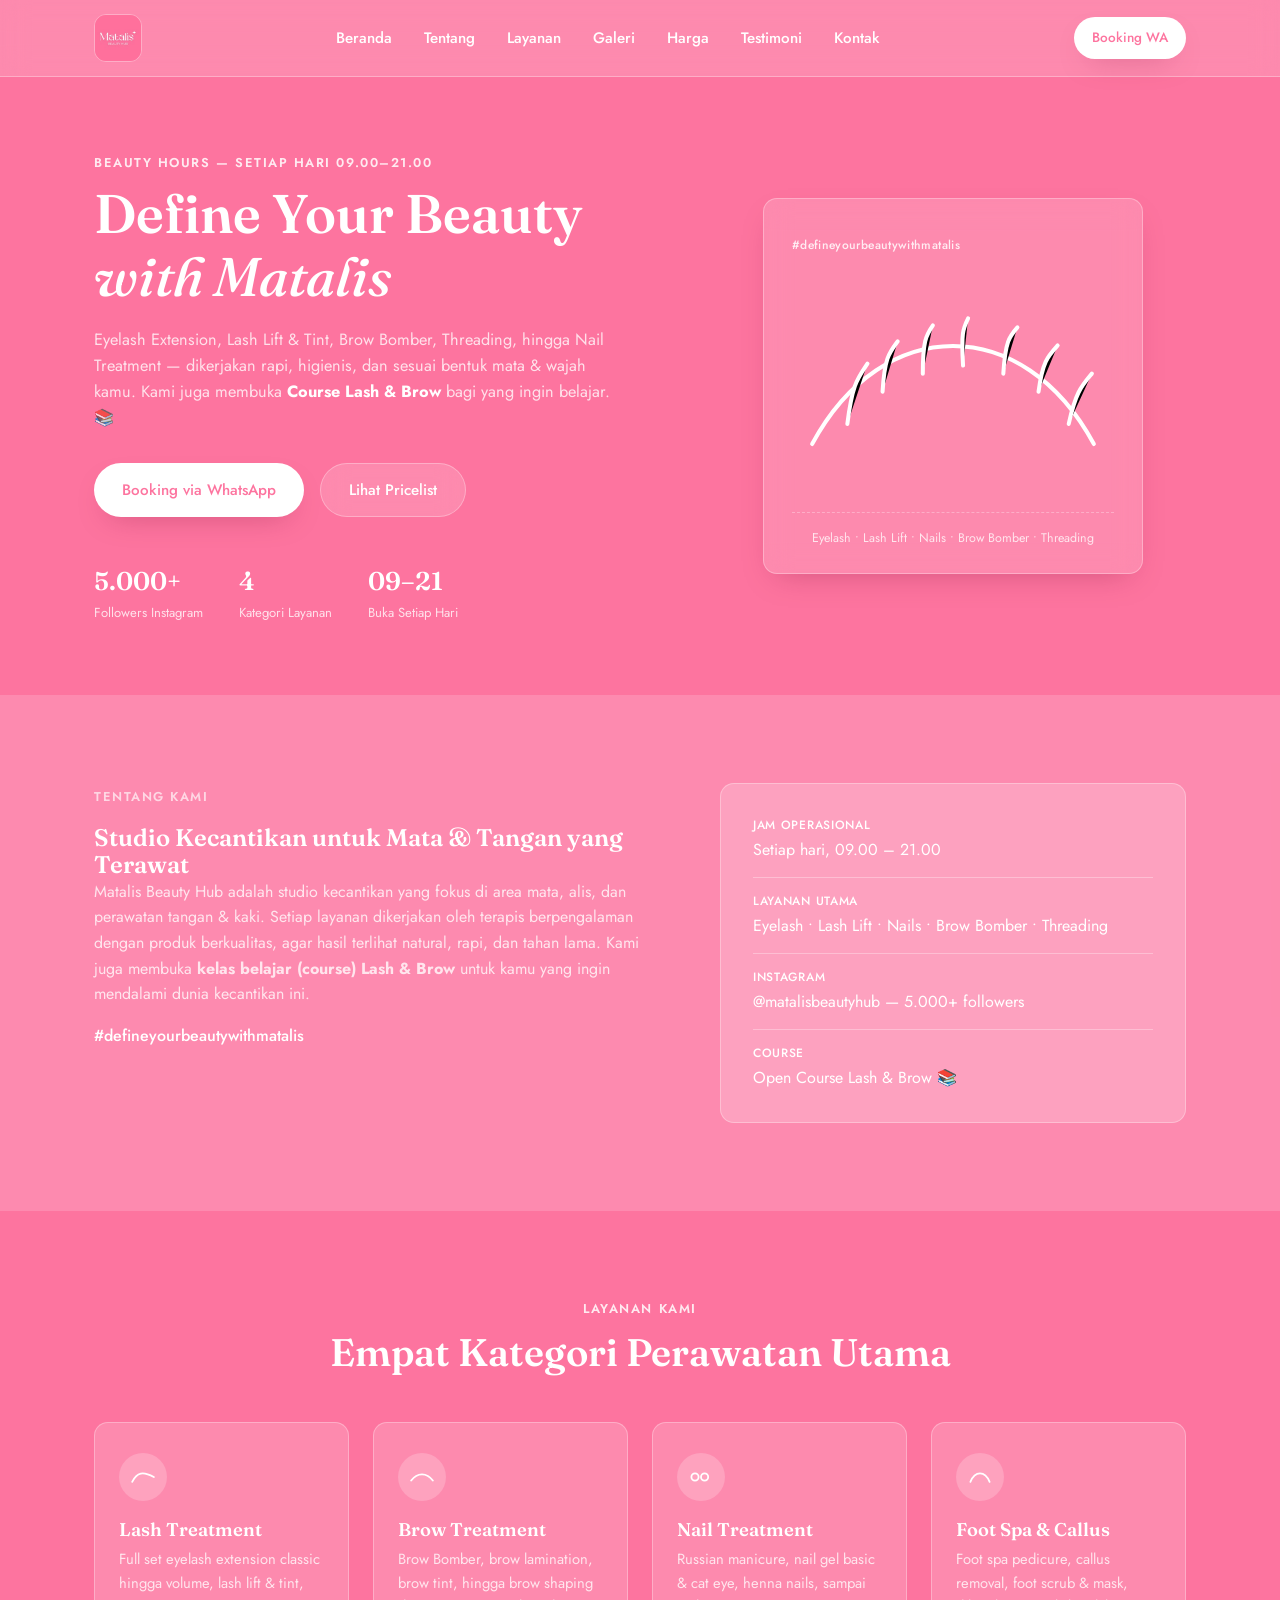
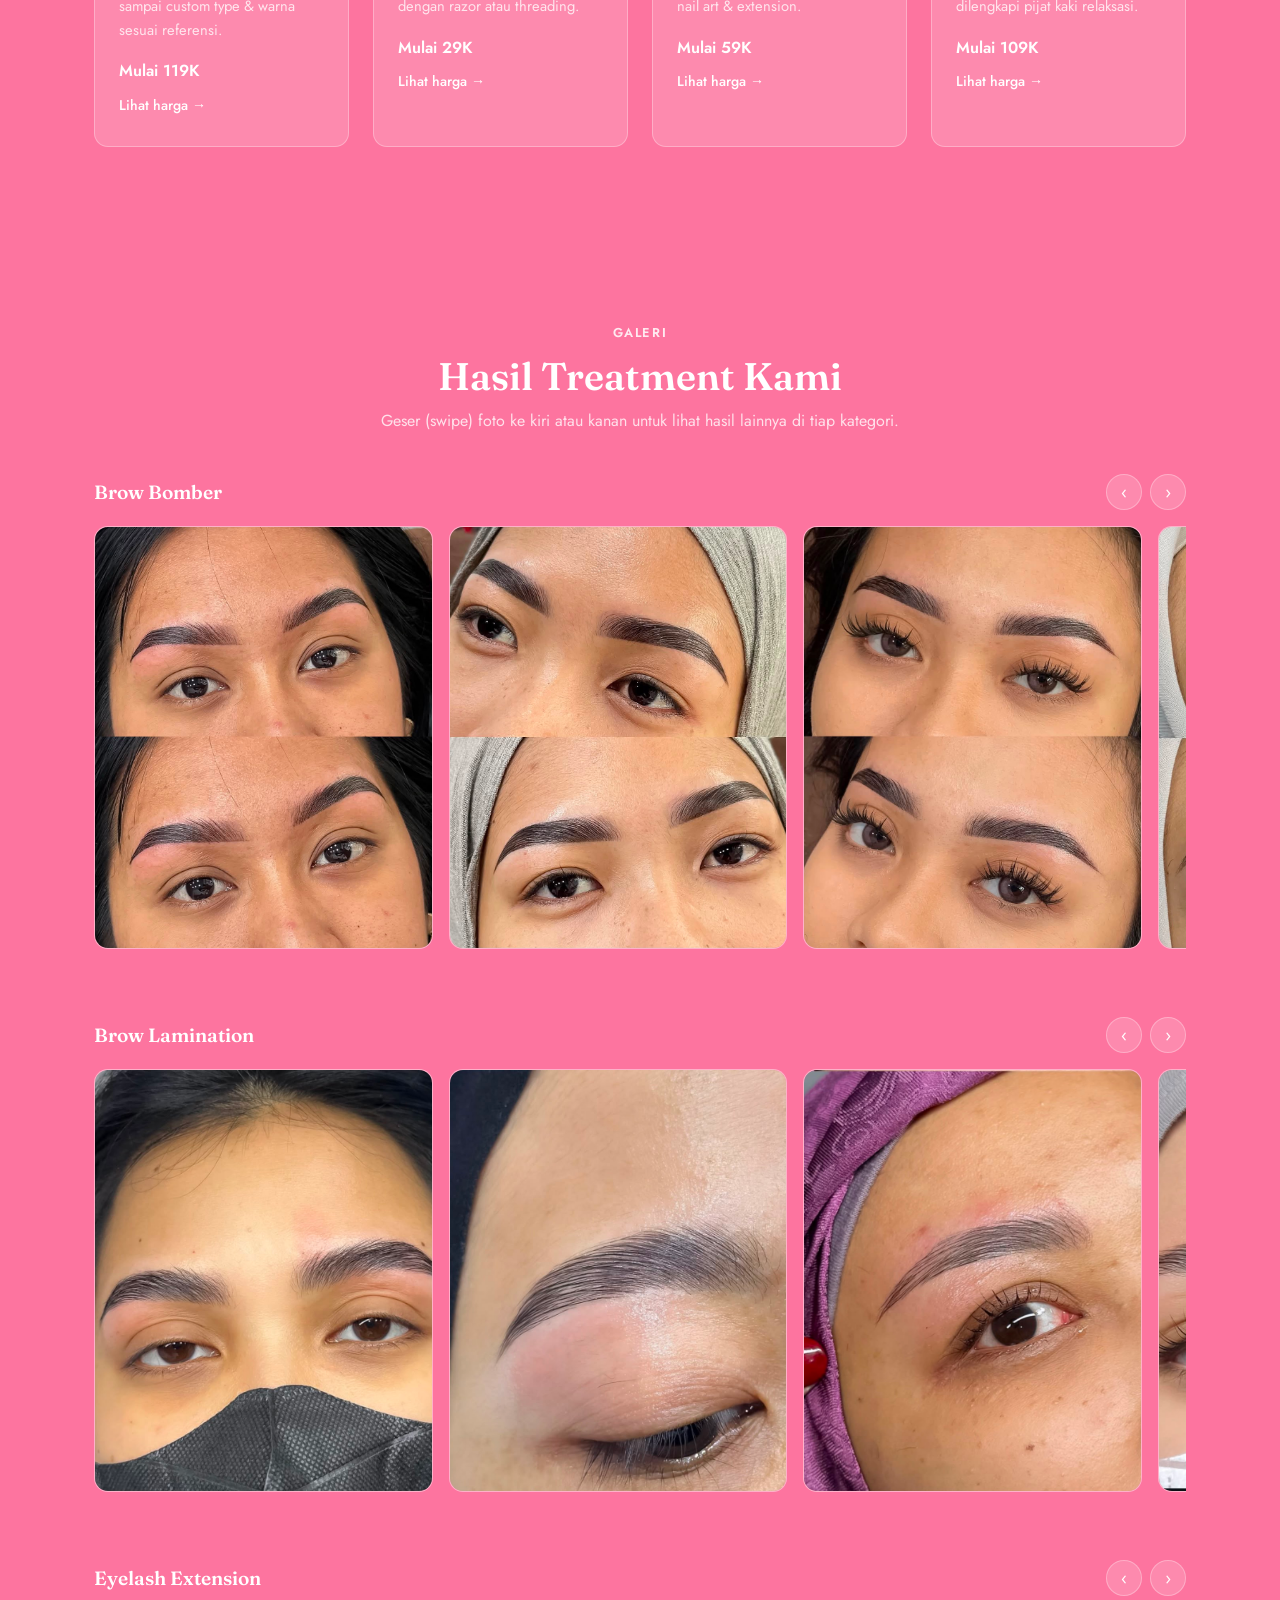
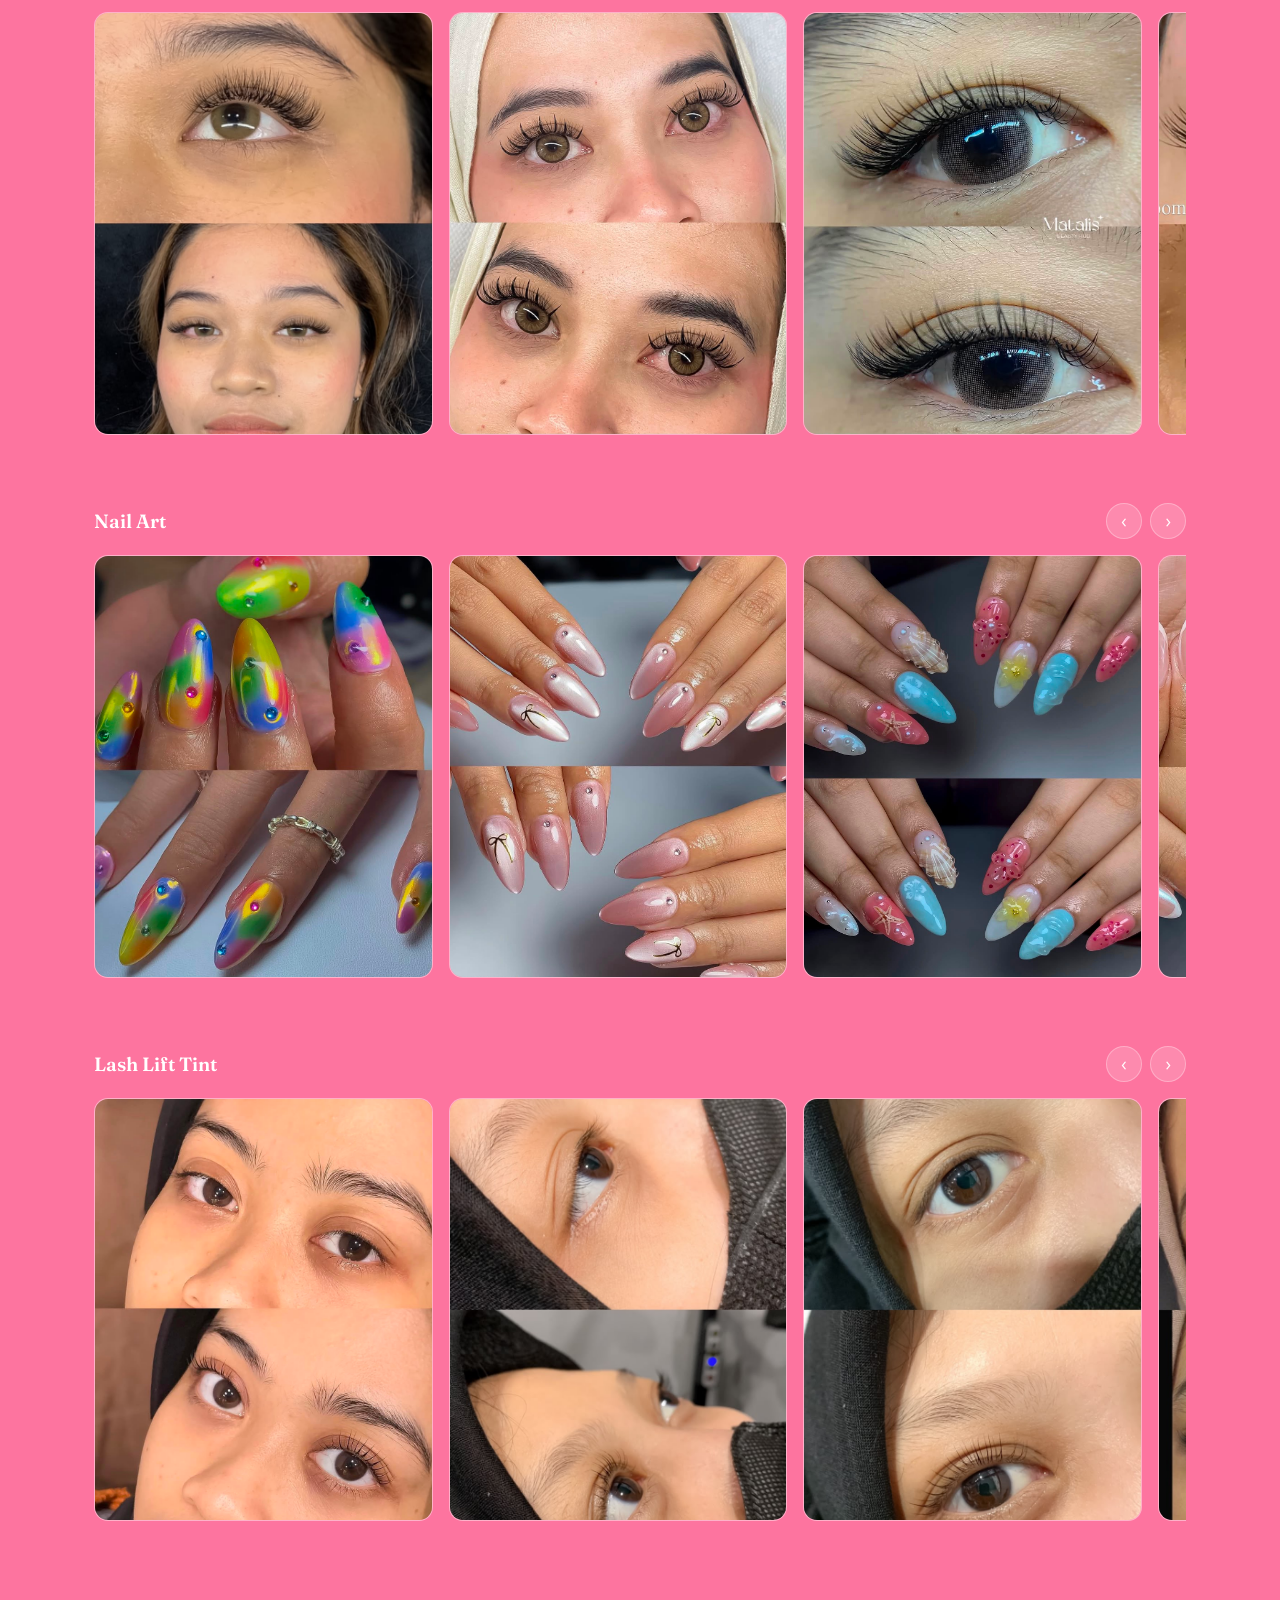
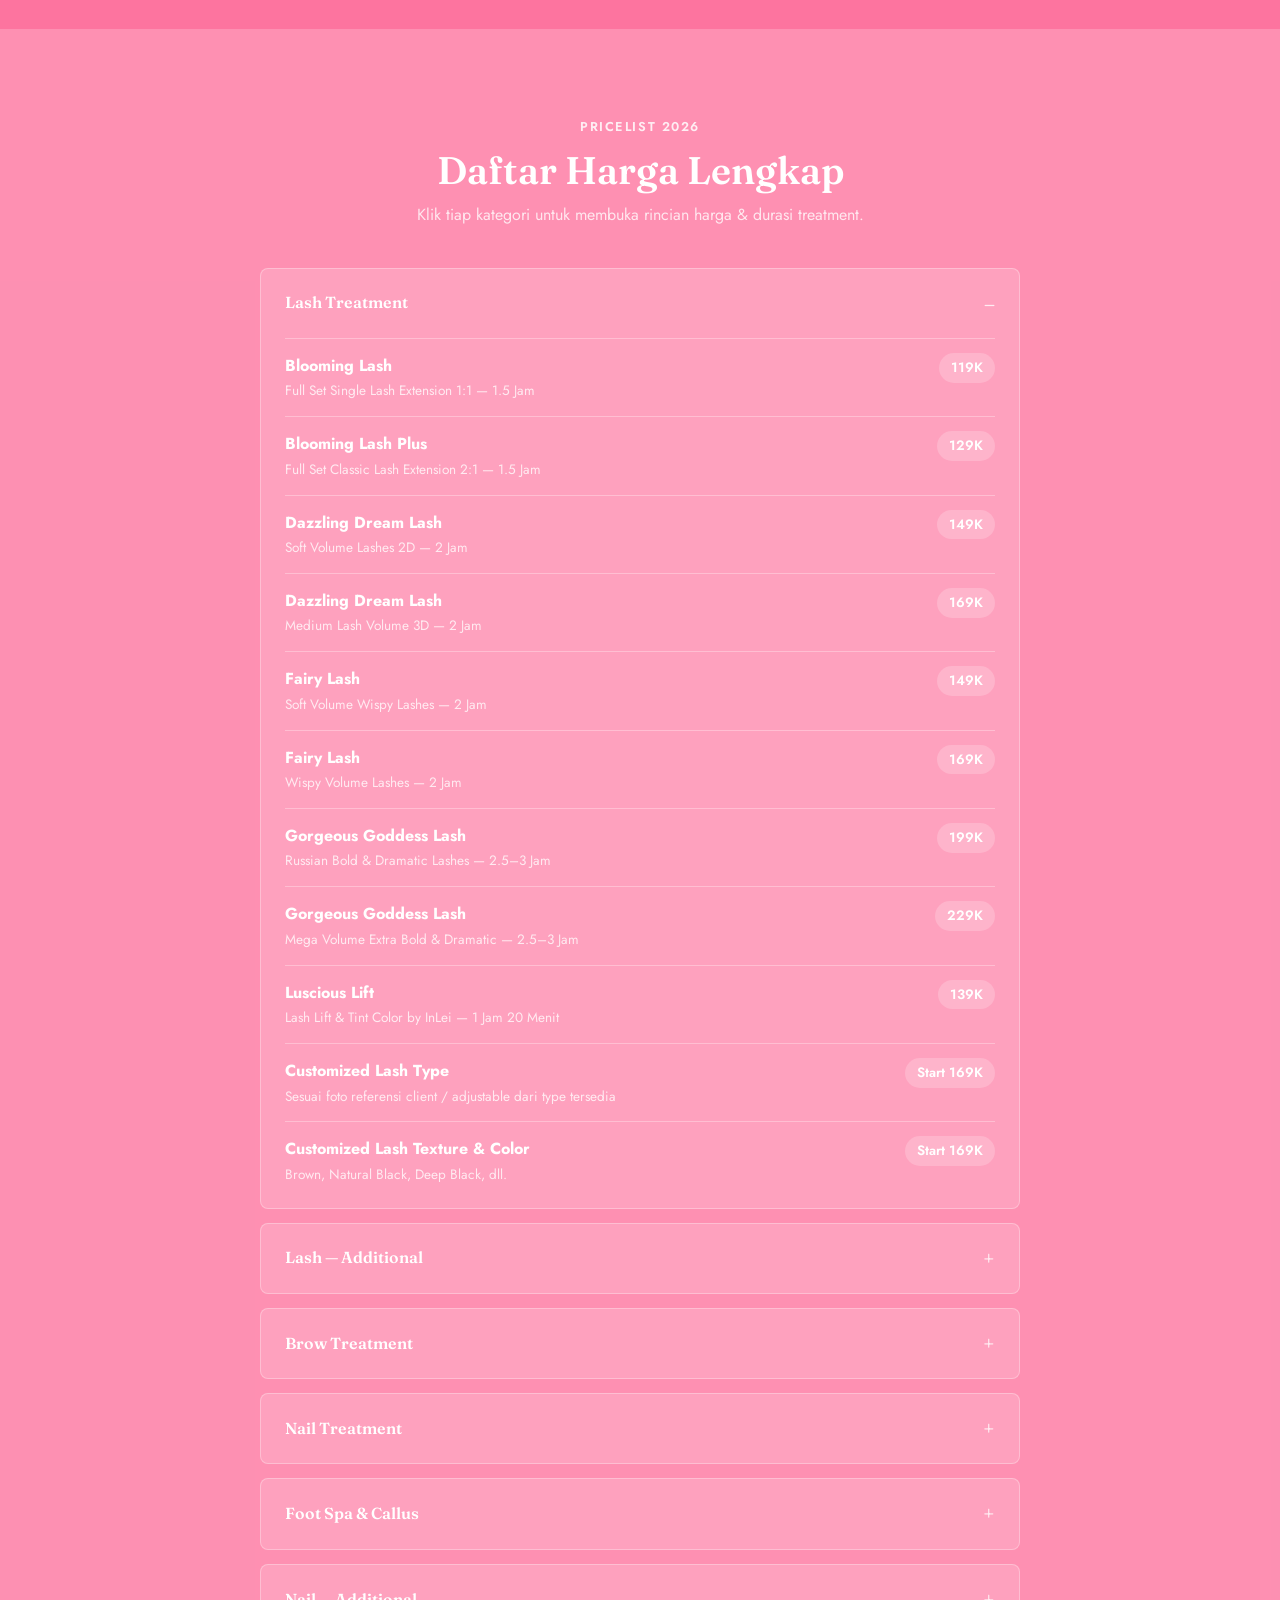
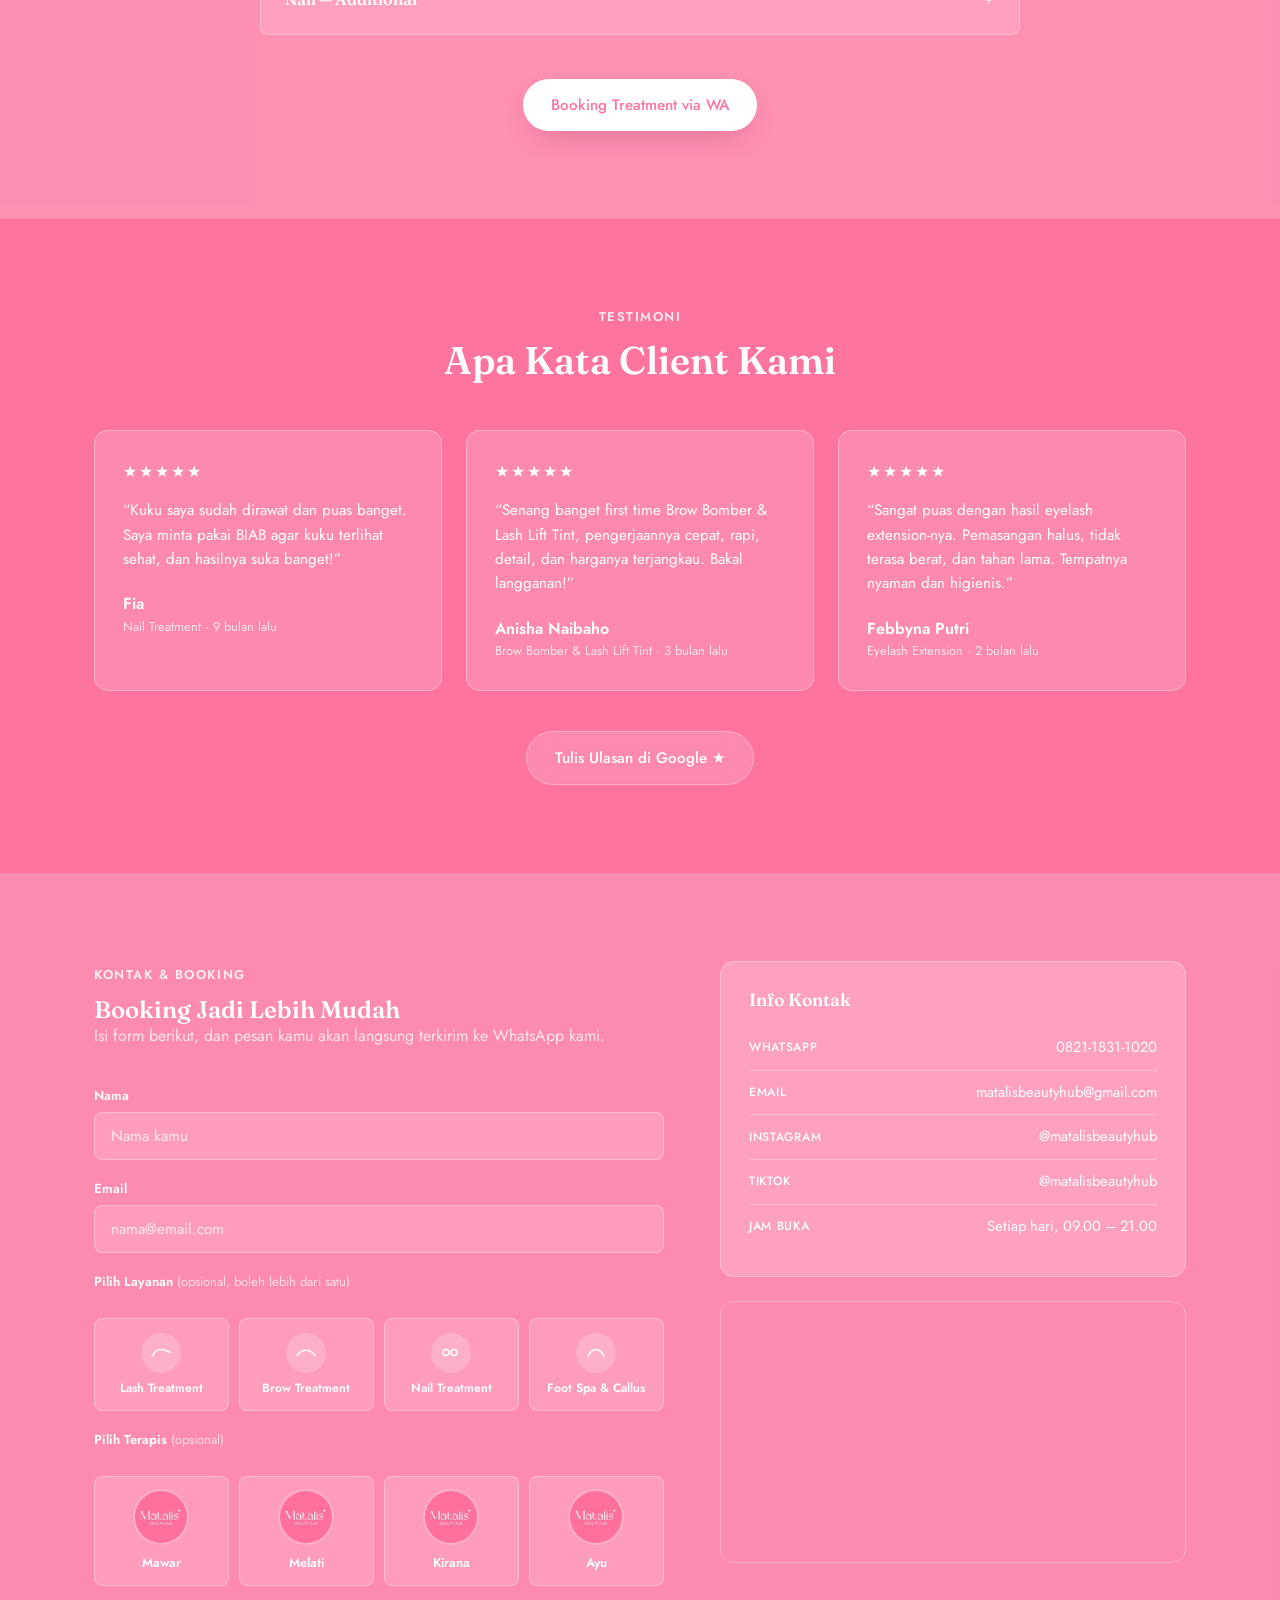
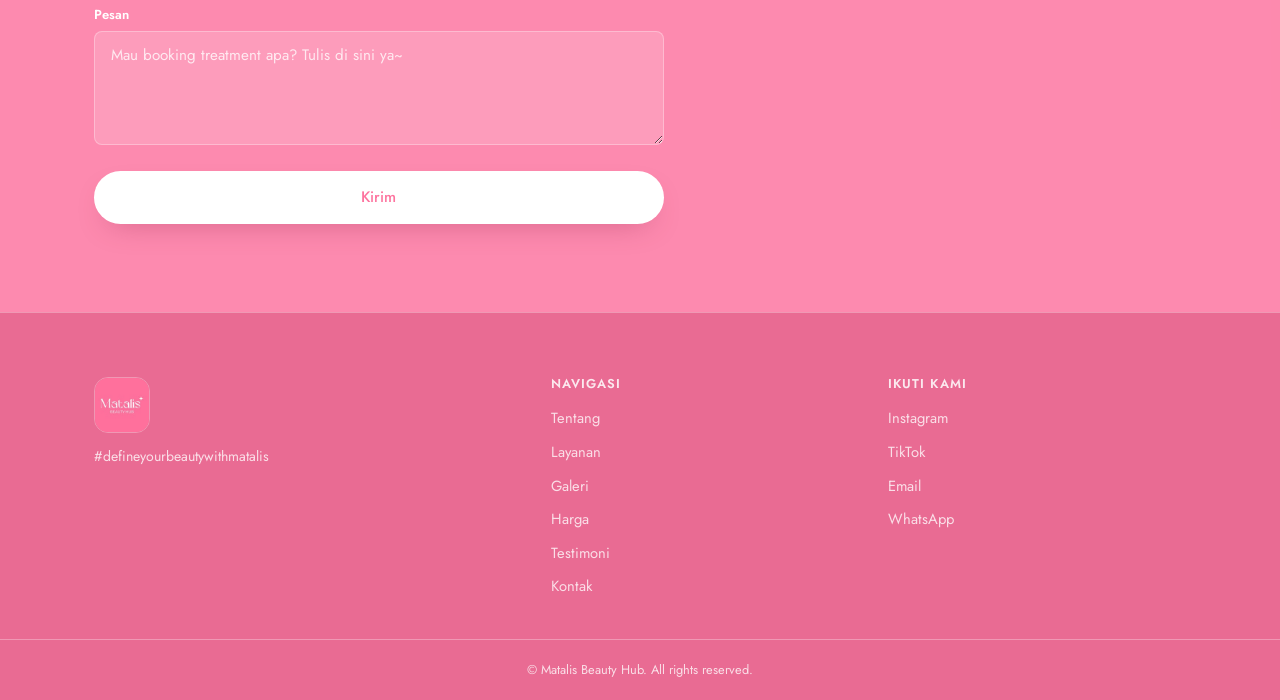
<file: index.html>
<!DOCTYPE html>
<html lang="id">
<head>
  <meta charset="UTF-8">
  <meta name="viewport" content="width=device-width, initial-scale=1.0">
  <title>Matalis Beauty Hub — Define Your Beauty</title>
  <meta name="description" content="Matalis Beauty Hub — Eyelash Extension, Lash Lift, Brow Bomber, Threading & Nail Treatment. Buka setiap hari 09.00–21.00. Booking langsung via WhatsApp.">

  <!-- Google Fonts: Fraunces (display) + Jost (body) -->
  <link rel="preconnect" href="https://fonts.googleapis.com">
  <link rel="preconnect" href="https://fonts.gstatic.com" crossorigin>
  <link href="https://fonts.googleapis.com/css2?family=Fraunces:ital,opsz,wght@0,9..144,400;0,9..144,500;0,9..144,600;1,9..144,500&family=Jost:wght@300;400;500;600&display=swap" rel="stylesheet">

  <!-- Stylesheets — one file per section, base.css must load first (tokens + resets) -->
  <link rel="stylesheet" href="css/base.css">
  <link rel="stylesheet" href="css/header.css">
  <link rel="stylesheet" href="css/hero.css">
  <link rel="stylesheet" href="css/about.css">
  <link rel="stylesheet" href="css/services.css">
  <link rel="stylesheet" href="css/gallery.css">
  <link rel="stylesheet" href="css/pricelist.css">
  <link rel="stylesheet" href="css/testimonials.css">
  <link rel="stylesheet" href="css/contact.css">
  <link rel="stylesheet" href="css/footer.css">
</head>
<body>

  <!-- Each data-include placeholder is swapped for the real section by js/includes.js -->
  <div data-include="sections/header.html"></div>

  <main>
    <div data-include="sections/hero.html"></div>
    <div data-include="sections/about.html"></div>
    <div data-include="sections/services.html"></div>
    <div data-include="sections/gallery.html"></div>
    <div data-include="sections/pricelist.html"></div>
    <div data-include="sections/testimonials.html"></div>
    <div data-include="sections/contact.html"></div>
  </main>

  <div data-include="sections/footer.html"></div>

  <!-- Back to top -->
  <a href="#top" class="back-to-top" id="back-to-top" aria-label="Kembali ke atas">↑</a>

  <!-- includes.js loads the sections above, then main.js wires up interactivity -->
  <script src="js/includes.js"></script>
  <script src="js/main.js"></script>
</body>
</html>
</file>
<file: css/base.css>
/* =========================================================
   BASE.CSS — Reset, design tokens, typography, buttons
   Theme: solid pink background, white text, glass (translucent
   white) surfaces. Edit the :root tokens below to retheme
   the whole site in one place.
   ========================================================= */

/* ===== Reset ===== */
*, *::before, *::after { box-sizing: border-box; margin: 0; padding: 0; }
html { scroll-behavior: smooth; }
img, svg { display: block; max-width: 100%; }
a { text-decoration: none; color: inherit; }
ul { list-style: none; }
button { font: inherit; cursor: pointer; border: none; background: none; }

/* ===== Design Tokens ===== */
:root {
  /* ---- Theme tokens (as provided) ---- */
  --background: #FD749F;
  --foreground: #ffffff;
  --primary: #ffffff;
  --primary-foreground: #FD749F;
  --secondary: rgba(255, 255, 255, 0.16);
  --muted: rgba(255, 255, 255, 0.2);
  --border: rgba(255, 255, 255, 0.3);

  /* ---- Derived helper (not in the original list, but needed
     for readable secondary/caption text — same white family,
     just dimmed via opacity) ---- */
  --muted-foreground: rgba(255, 255, 255, 0.78);

  /* ---- Semantic aliases used across every section's CSS file ----
     Keeps component files readable (var(--color-card) etc.)
     while this file is the single place that defines the theme. */
  --color-bg: var(--background);
  --color-surface: var(--secondary);       /* glass card fill */
  --color-surface-alt: var(--muted);       /* slightly more opaque glass */
  --color-primary: var(--primary);         /* white — buttons, active states */
  --color-primary-foreground: var(--primary-foreground); /* pink text on white */
  --color-text: var(--foreground);         /* white body text */
  --color-muted: var(--muted-foreground);  /* dimmed white for captions */
  --color-border: var(--border);

  /* Typography */
  --font-display: 'Fraunces', Georgia, serif;
  --font-body: 'Jost', 'Segoe UI', sans-serif;

  /* Layout */
  --container-w: 1140px;
  --radius: 14px;
  --radius-sm: 8px;
  --shadow: 0 12px 30px -14px rgba(122, 20, 55, 0.35);
  --glass-blur: blur(14px);
}

/* ===== Base ===== */
body {
  font-family: var(--font-body);
  color: var(--color-text);
  background: var(--color-bg);
  line-height: 1.6;
  font-weight: 400;
  -webkit-font-smoothing: antialiased;
}

h1, h2, h3, h4 {
  font-family: var(--font-display);
  color: var(--foreground);
  font-weight: 600;
  line-height: 1.15;
}

.container {
  width: 100%;
  max-width: var(--container-w);
  margin: 0 auto;
  padding: 0 24px;
}

.italic { font-style: italic; font-weight: 500; }

.eyebrow {
  display: inline-block;
  font-size: 0.8rem;
  letter-spacing: 0.12em;
  text-transform: uppercase;
  color: var(--foreground);
  opacity: 0.85;
  font-weight: 600;
  margin-bottom: 10px;
}
.eyebrow.center { display: block; text-align: center; }

.section-title { font-size: clamp(1.8rem, 3vw, 2.4rem); margin-bottom: 10px; }
.section-title.center { text-align: center; }
.section-sub { color: var(--color-muted); max-width: 560px; }
.section-sub.center { text-align: center; margin: 0 auto 40px; }

/* Section rhythm (shared by every section file) */
section { padding: 88px 0; }

/* ===== Buttons ===== */
.btn {
  display: inline-flex;
  align-items: center;
  justify-content: center;
  gap: 8px;
  padding: 14px 28px;
  border-radius: 999px;
  font-weight: 500;
  font-size: 0.95rem;
  transition: transform 0.2s ease, box-shadow 0.2s ease, background 0.2s ease, color 0.2s ease, opacity 0.2s ease;
  white-space: nowrap;
}

/* Solid white pill, pink label — the main call-to-action */
.btn-primary {
  background: var(--primary);
  color: var(--primary-foreground);
  box-shadow: var(--shadow);
}
.btn-primary:hover { opacity: 0.92; transform: translateY(-2px); }

/* Glass outline pill — secondary action */
.btn-outline {
  background: var(--secondary);
  color: var(--foreground);
  border: 1.5px solid var(--border);
  backdrop-filter: var(--glass-blur);
  -webkit-backdrop-filter: var(--glass-blur);
}
.btn-outline:hover {
  background: var(--muted);
  transform: translateY(-2px);
}

.btn-small { padding: 10px 18px; font-size: 0.85rem; }
.btn-full { width: 100%; }

/* ===== Back to top (global, floats over every section) ===== */
.back-to-top {
  position: fixed;
  right: 22px;
  bottom: 22px;
  width: 44px;
  height: 44px;
  border-radius: 50%;
  background: var(--primary);
  color: var(--primary-foreground);
  display: flex;
  align-items: center;
  justify-content: center;
  font-size: 1.1rem;
  box-shadow: var(--shadow);
  opacity: 0;
  pointer-events: none;
  transform: translateY(10px);
  transition: opacity 0.25s ease, transform 0.25s ease, background 0.2s ease;
  z-index: 90;
}
.back-to-top.is-visible { opacity: 1; pointer-events: auto; transform: translateY(0); }
.back-to-top:hover { opacity: 0.9; }
</file>
<file: css/header.css>
/* =========================================================
   HEADER.CSS — Sticky glass navbar + mobile menu
   ========================================================= */

.site-header {
  position: sticky;
  top: 0;
  z-index: 100;
  background: var(--secondary);
  backdrop-filter: var(--glass-blur);
  -webkit-backdrop-filter: var(--glass-blur);
  border-bottom: 1px solid var(--border);
}

.header-inner {
  display: flex;
  align-items: center;
  justify-content: space-between;
  height: 76px;
}

.logo {
  display: flex;
  align-items: center;
}
.logo-img {
  height: 48px;
  width: 48px;
  object-fit: cover;
  border-radius: 12px;
  display: block;
  border: 1px solid var(--border);
}

.main-nav ul {
  display: flex;
  gap: 32px;
}
.nav-link {
  font-size: 0.95rem;
  font-weight: 500;
  color: var(--foreground);
  position: relative;
  padding: 6px 0;
}
.nav-link::after {
  content: "";
  position: absolute;
  left: 0; bottom: 0;
  width: 0; height: 2px;
  background: var(--primary);
  transition: width 0.25s ease;
}
.nav-link:hover::after { width: 100%; }

.header-actions { display: flex; align-items: center; gap: 14px; }

.nav-toggle {
  display: none;
  flex-direction: column;
  gap: 5px;
  width: 26px;
}
.nav-toggle span {
  height: 2px;
  width: 100%;
  background: var(--foreground);
  border-radius: 2px;
  transition: transform 0.25s ease, opacity 0.25s ease;
}
.nav-toggle.is-open span:nth-child(1) { transform: translateY(7px) rotate(45deg); }
.nav-toggle.is-open span:nth-child(2) { opacity: 0; }
.nav-toggle.is-open span:nth-child(3) { transform: translateY(-7px) rotate(-45deg); }

/* ----- Responsive: mobile nav ----- */
@media (max-width: 840px) {
  .main-nav {
    position: fixed;
    top: 76px;
    left: 0; right: 0;
    background: var(--background);
    backdrop-filter: var(--glass-blur);
    -webkit-backdrop-filter: var(--glass-blur);
    border-bottom: 1px solid var(--border);
    max-height: 0;
    overflow: hidden;
    transition: max-height 0.3s ease;
  }
  .main-nav.is-open { max-height: 400px; }
  .main-nav ul { flex-direction: column; gap: 0; padding: 8px 24px 16px; }
  .main-nav .nav-link { display: block; padding: 12px 0; border-bottom: 1px solid var(--border); }

  .nav-toggle { display: flex; }
  .header-actions .btn-small { display: none; }
}
</file>
<file: css/hero.css>
/* =========================================================
   HERO.CSS
   ========================================================= */

.hero { padding-top: 72px; padding-bottom: 72px; overflow: hidden; }
.hero-inner {
  display: grid;
  grid-template-columns: 1.1fr 0.9fr;
  gap: 56px;
  align-items: center;
}

.hero h1 {
  font-size: clamp(2.4rem, 5vw, 3.4rem);
  margin-bottom: 18px;
}

.hero-desc {
  color: var(--muted-foreground);
  max-width: 520px;
  margin-bottom: 32px;
  font-size: 1.02rem;
}
.hero-desc strong { color: var(--foreground); }

.hero-actions {
  display: flex;
  gap: 16px;
  flex-wrap: wrap;
  margin-bottom: 44px;
}

.hero-stats {
  display: flex;
  gap: 36px;
  flex-wrap: wrap;
}
.stat { display: flex; flex-direction: column; }
.stat-number {
  font-family: var(--font-display);
  font-size: 1.6rem;
  color: var(--foreground);
  font-weight: 600;
}
.stat-label { font-size: 0.82rem; color: var(--color-muted); }

.hero-visual { display: flex; justify-content: center; }
.hero-card {
  background: var(--secondary);
  backdrop-filter: var(--glass-blur);
  -webkit-backdrop-filter: var(--glass-blur);
  border-radius: var(--radius);
  padding: 32px 28px 24px;
  box-shadow: var(--shadow);
  width: 100%;
  max-width: 380px;
  border: 1px solid var(--border);
}
.hero-card-tag {
  display: inline-block;
  font-size: 0.75rem;
  color: var(--foreground);
  font-weight: 500;
  margin-bottom: 18px;
  letter-spacing: 0.03em;
  opacity: 0.85;
}
.lash-illustration { width: 100%; height: auto; }
.lash-illustration path { stroke: #ffffff !important; }
.hero-card-footer {
  margin-top: 18px;
  padding-top: 16px;
  border-top: 1px dashed var(--border);
  font-size: 0.78rem;
  color: var(--color-muted);
  text-align: center;
}

/* ----- Responsive ----- */
@media (max-width: 1024px) {
  .hero-inner { gap: 40px; }
}
@media (max-width: 840px) {
  .hero-inner { grid-template-columns: 1fr; }
  .hero-visual { order: -1; max-width: 340px; margin: 0 auto; }
}
@media (max-width: 560px) {
  .hero-actions { flex-direction: column; }
  .hero-actions .btn { width: 100%; }
  .hero-stats { gap: 24px; }
}
</file>
<file: css/about.css>
/* =========================================================
   ABOUT.CSS
   ========================================================= */

.about { background: var(--color-surface); }
.about-inner {
  display: grid;
  grid-template-columns: 1.1fr 0.9fr;
  gap: 56px;
  align-items: start;
}
.about-copy p { color: var(--color-muted); margin-bottom: 16px; }
.about-copy .hashtag { color: var(--color-primary); font-weight: 500; }

.about-info-card {
  background: var(--color-surface-alt);
  border-radius: var(--radius);
  padding: 32px;
  border: 1px solid var(--color-border);
}
.info-list li {
  display: flex;
  flex-direction: column;
  gap: 2px;
  padding: 14px 0;
  border-bottom: 1px solid var(--color-border);
}
.info-list li:last-child { border-bottom: none; padding-bottom: 0; }
.info-list li:first-child { padding-top: 0; }
.info-label {
  font-size: 0.75rem;
  text-transform: uppercase;
  letter-spacing: 0.06em;
  color: var(--color-primary);
  font-weight: 500;
}
.info-value a:hover { color: var(--color-primary); }

/* ----- Responsive ----- */
@media (max-width: 1024px) {
  .about-inner { gap: 40px; }
}
@media (max-width: 840px) {
  .about-inner { grid-template-columns: 1fr; }
}
</file>
<file: css/services.css>
/* =========================================================
   SERVICES.CSS
   ========================================================= */

.services { background: var(--color-bg); }
.services-grid {
  display: grid;
  grid-template-columns: repeat(4, 1fr);
  gap: 24px;
  margin-top: 48px;
}
.service-card {
  background: var(--color-surface);
  border: 1px solid var(--color-border);
  border-radius: var(--radius);
  padding: 30px 24px;
  transition: transform 0.25s ease, box-shadow 0.25s ease;
}
.service-card:hover { transform: translateY(-6px); box-shadow: var(--shadow); }
.service-icon {
  width: 48px; height: 48px;
  display: flex; align-items: center; justify-content: center;
  background: var(--color-surface-alt);
  border-radius: 50%;
  color: var(--color-primary);
  margin-bottom: 18px;
}
.service-icon svg { width: 24px; height: 16px; }
.service-card h3 { font-size: 1.15rem; margin-bottom: 8px; }
.service-card p { color: var(--color-muted); font-size: 0.92rem; margin-bottom: 16px; }
.service-price {
  display: inline-block;
  font-weight: 600;
  color: var(--foreground);
  margin-bottom: 10px;
}
.service-link {
  display: block;
  font-size: 0.88rem;
  font-weight: 500;
  color: var(--foreground);
  text-decoration: underline;
  text-decoration-color: transparent;
  transition: opacity 0.2s ease, text-decoration-color 0.2s ease;
}
.service-link:hover { opacity: 0.8; text-decoration-color: currentColor; }

/* ----- Responsive ----- */
@media (max-width: 1024px) {
  .services-grid { grid-template-columns: repeat(2, 1fr); }
}
@media (max-width: 840px) {
  .services-grid { grid-template-columns: 1fr 1fr; }
}
@media (max-width: 560px) {
  .services-grid { grid-template-columns: 1fr; }
}
</file>
<file: css/gallery.css>
/* =========================================================
   GALLERY.CSS — Swipeable photo carousels (4 categories)
   Swipe works natively via CSS scroll-snap (touch/trackpad).
   Arrow buttons + dots are added for desktop/accessibility.
   ========================================================= */

.gallery { background: var(--color-bg); }

.gallery-block { margin-top: 48px; }
.gallery-block:first-of-type { margin-top: 40px; }

.gallery-block-head {
  display: flex;
  align-items: center;
  justify-content: space-between;
  margin-bottom: 16px;
}
.gallery-block-head h3 {
  font-size: 1.2rem;
}

.gallery-controls { display: flex; gap: 8px; }
.gallery-btn {
  width: 36px;
  height: 36px;
  border-radius: 50%;
  border: 1px solid var(--color-border);
  background: var(--color-surface);
  color: var(--foreground);
  font-size: 1.1rem;
  display: flex;
  align-items: center;
  justify-content: center;
  transition: background 0.2s ease, color 0.2s ease, transform 0.2s ease;
}
.gallery-btn:hover {
  background: var(--primary);
  color: var(--primary-foreground);
  transform: translateY(-1px);
}

/* ----- Track: horizontal scroll with snap = native swipe ----- */
.gallery-track {
  display: flex;
  gap: 16px;
  overflow-x: auto;
  scroll-snap-type: x mandatory;
  scroll-behavior: smooth;
  -webkit-overflow-scrolling: touch;
  padding-bottom: 6px;
}
/* Hide scrollbar across browsers, swipe still works */
.gallery-track { scrollbar-width: none; -ms-overflow-style: none; }
.gallery-track::-webkit-scrollbar { display: none; }

.gallery-slide {
  flex: 0 0 82%;
  scroll-snap-align: center;
  border-radius: var(--radius);
  overflow: hidden;
  aspect-ratio: 4 / 5;
  background: var(--color-surface-alt);
  border: 1px solid var(--color-border);
}
.gallery-slide img {
  width: 100%;
  height: 100%;
  object-fit: cover;
}

/* ----- Dots ----- */
.gallery-dots {
  display: flex;
  justify-content: center;
  gap: 8px;
  margin-top: 14px;
}
.gallery-dot {
  width: 7px;
  height: 7px;
  border-radius: 50%;
  background: var(--color-border);
  transition: background 0.2s ease, transform 0.2s ease;
}
.gallery-dot.is-active {
  background: var(--color-primary);
  transform: scale(1.3);
}

/* ----- Responsive: show more of the next photo as screen grows ----- */
@media (min-width: 640px) {
  .gallery-slide { flex: 0 0 46%; }
}
@media (min-width: 1024px) {
  .gallery-slide { flex: 0 0 31%; }
}
</file>
<file: css/pricelist.css>
/* =========================================================
   PRICELIST.CSS
   ========================================================= */

.pricelist { background: var(--color-surface-alt); }
.price-accordion {
  max-width: 760px;
  margin: 0 auto;
  display: flex;
  flex-direction: column;
  gap: 14px;
}
.price-group {
  background: var(--color-surface);
  border: 1px solid var(--color-border);
  border-radius: var(--radius-sm);
  overflow: hidden;
}
.price-group summary {
  cursor: pointer;
  padding: 18px 24px;
  font-family: var(--font-display);
  font-weight: 600;
  color: var(--foreground);
  list-style: none;
  display: flex;
  justify-content: space-between;
  align-items: center;
}
.price-group summary::-webkit-details-marker { display: none; }
.price-group summary::after {
  content: "+";
  font-size: 1.3rem;
  color: var(--foreground);
  opacity: 0.8;
  transition: transform 0.2s ease;
}
.price-group[open] summary::after { content: "–"; }

.price-rows { padding: 0 24px 8px; }
.price-row {
  display: flex;
  justify-content: space-between;
  align-items: flex-start;
  gap: 16px;
  padding: 14px 0;
  border-top: 1px solid var(--color-border);
}
.price-row-text { display: flex; flex-direction: column; gap: 2px; }
.price-row-text span { font-size: 0.85rem; color: var(--color-muted); }
.price-tag {
  font-weight: 600;
  color: var(--foreground);
  white-space: nowrap;
  background: var(--color-surface-alt);
  padding: 4px 12px;
  border-radius: 999px;
  font-size: 0.85rem;
}
.price-note {
  font-size: 0.82rem;
  color: var(--color-muted);
  padding: 12px 24px 20px;
  border-top: 1px dashed var(--color-border);
  margin-top: 6px;
}
.pricelist-cta { text-align: center; margin-top: 44px; }

/* ----- Responsive ----- */
@media (max-width: 560px) {
  .price-row { flex-direction: column; }
}
</file>
<file: css/testimonials.css>
/* =========================================================
   TESTIMONIALS.CSS
   ========================================================= */

.testimonials { background: var(--color-bg); }
.testimonial-grid {
  display: grid;
  grid-template-columns: repeat(3, 1fr);
  gap: 24px;
  margin-top: 48px;
}
.testimonial-card {
  background: var(--color-surface);
  border: 1px solid var(--color-border);
  border-radius: var(--radius);
  padding: 28px;
}
.stars { color: var(--color-primary); letter-spacing: 2px; margin-bottom: 14px; }
.testimonial-card p { color: var(--color-text); margin-bottom: 20px; font-size: 0.95rem; }
.testimonial-author { display: flex; flex-direction: column; }
.author-name { font-weight: 600; color: var(--foreground); }
.author-service { font-size: 0.8rem; color: var(--color-muted); }
.review-cta { text-align: center; margin-top: 40px; }

/* ----- Responsive ----- */
@media (max-width: 1024px) {
  .testimonial-grid { grid-template-columns: 1fr 1fr; }
}
@media (max-width: 840px) {
  .testimonial-grid { grid-template-columns: 1fr; }
}
</file>
<file: css/contact.css>
/* =========================================================
   CONTACT.CSS
   ========================================================= */

.contact { background: var(--color-surface); }
.contact-inner {
  display: grid;
  grid-template-columns: 1.1fr 0.9fr;
  gap: 56px;
}
.contact-form {
  display: flex;
  flex-direction: column;
  gap: 6px;
  margin-top: 24px;
}
.contact-form label {
  font-size: 0.82rem;
  font-weight: 600;
  color: var(--foreground);
  margin-top: 12px;
}
.label-optional { font-weight: 400; opacity: 0.7; text-transform: none; letter-spacing: 0; }

/* ----- Service / activity picker (checkboxes) ----- */
.service-select-grid {
  display: grid;
  grid-template-columns: repeat(4, 1fr);
  gap: 10px;
  margin-top: 8px;
}
.service-select-option {
  display: flex;
  flex-direction: column;
  align-items: center;
  gap: 8px;
  padding: 14px 8px;
  border-radius: var(--radius-sm);
  border: 1px solid var(--color-border);
  background: var(--color-surface);
  cursor: pointer;
  transition: border-color 0.2s ease, background 0.2s ease, transform 0.2s ease;
}
.service-select-option:hover { transform: translateY(-2px); }
.service-select-option input[type="checkbox"] {
  position: absolute;
  width: 1px; height: 1px;
  opacity: 0;
  pointer-events: none;
}
.service-select-icon {
  width: 40px;
  height: 40px;
  display: flex;
  align-items: center;
  justify-content: center;
  border-radius: 50%;
  background: var(--color-surface-alt);
  color: var(--foreground);
}
.service-select-icon svg { width: 20px; height: 13px; }
.service-select-name {
  font-size: 0.76rem;
  color: var(--foreground);
  text-align: center;
  line-height: 1.25;
}
.service-select-option:has(input:checked) {
  border-color: var(--primary);
  background: var(--color-surface-alt);
}
.service-select-option:has(input:checked) .service-select-name { font-weight: 600; }
.service-select-option:focus-within { outline: 2px solid var(--primary); outline-offset: 2px; }

/* ----- Therapist picker ----- */
.therapist-grid {
  display: grid;
  grid-template-columns: repeat(4, 1fr);
  gap: 10px;
  margin-top: 8px;
}
.therapist-option {
  display: flex;
  flex-direction: column;
  align-items: center;
  gap: 8px;
  padding: 12px 8px;
  border-radius: var(--radius-sm);
  border: 1px solid var(--color-border);
  background: var(--color-surface);
  cursor: pointer;
  transition: border-color 0.2s ease, background 0.2s ease, transform 0.2s ease;
}
.therapist-option:hover { transform: translateY(-2px); }
.therapist-option input[type="radio"] {
  position: absolute;
  width: 1px; height: 1px;
  opacity: 0;
  pointer-events: none;
}
.therapist-photo {
  width: 56px;
  height: 56px;
  border-radius: 50%;
  overflow: hidden;
  background: var(--color-surface-alt);
  border: 2px solid transparent;
  transition: border-color 0.2s ease;
}
.therapist-photo img { width: 100%; height: 100%; object-fit: cover; }
.therapist-name {
  font-size: 0.8rem;
  color: var(--foreground);
  text-align: center;
}
/* Selected state — highlight with solid white ring, like the primary button */
.therapist-option:has(input:checked) {
  border-color: var(--primary);
  background: var(--color-surface-alt);
}
.therapist-option:has(input:checked) .therapist-photo {
  border-color: var(--primary);
}
.therapist-option:has(input:checked) .therapist-name { font-weight: 600; }
.therapist-option:focus-within { outline: 2px solid var(--primary); outline-offset: 2px; }
.contact-form input,
.contact-form textarea {
  font-family: var(--font-body);
  font-size: 0.95rem;
  padding: 12px 16px;
  border: 1px solid var(--color-border);
  border-radius: var(--radius-sm);
  background: var(--color-surface);
  color: var(--color-text);
  resize: vertical;
}
.contact-form input::placeholder,
.contact-form textarea::placeholder {
  color: var(--color-muted);
}
.contact-form input:focus,
.contact-form textarea:focus {
  outline: none;
  border-color: var(--primary);
}
.contact-form button { margin-top: 20px; }

.contact-info-wrap { display: flex; flex-direction: column; gap: 24px; }
.contact-info-card {
  background: var(--color-surface-alt);
  border: 1px solid var(--color-border);
  border-radius: var(--radius);
  padding: 28px;
}
.contact-info-card h3 { font-size: 1.1rem; margin-bottom: 16px; }
.contact-info-card li {
  display: flex;
  justify-content: space-between;
  align-items: center;
  padding: 10px 0;
  border-bottom: 1px solid var(--color-border);
  font-size: 0.92rem;
  gap: 12px;
}
.contact-info-card li:last-child { border-bottom: none; }
.contact-info-card a:hover { color: var(--color-primary); }

.map-wrap {
  border-radius: var(--radius);
  overflow: hidden;
  border: 1px solid var(--color-border);
  line-height: 0;
}

/* ----- Responsive ----- */
@media (max-width: 1024px) {
  .contact-inner { gap: 40px; }
}
@media (max-width: 840px) {
  .contact-inner { grid-template-columns: 1fr; }
}
@media (max-width: 480px) {
  .therapist-grid { grid-template-columns: repeat(2, 1fr); }
  .service-select-grid { grid-template-columns: repeat(2, 1fr); }
}
</file>
<file: css/footer.css>
/* =========================================================
   FOOTER.CSS
   ========================================================= */

.site-footer {
  background: rgba(0, 0, 0, 0.08); /* subtle dark wash over the pink, just for separation */
  color: var(--foreground);
  border-top: 1px solid var(--color-border);
}
.footer-inner {
  display: grid;
  grid-template-columns: 1.4fr 1fr 1fr;
  gap: 40px;
  padding: 64px 24px 40px;
}
.footer-brand .logo-img {
  height: 56px;
  width: 56px;
  object-fit: cover;
  border-radius: 14px;
  display: block;
  border: 1px solid var(--color-border);
}
.footer-brand p { margin-top: 12px; color: var(--color-muted); font-size: 0.88rem; }
.footer-links, .footer-social { display: flex; flex-direction: column; gap: 10px; }
.footer-links h4, .footer-social h4 {
  color: var(--foreground);
  font-family: var(--font-body);
  font-size: 0.8rem;
  text-transform: uppercase;
  letter-spacing: 0.08em;
  margin-bottom: 6px;
  opacity: 0.85;
}
.footer-links a, .footer-social a { color: var(--color-muted); font-size: 0.92rem; }
.footer-links a:hover, .footer-social a:hover { color: var(--foreground); }

.footer-bottom {
  border-top: 1px solid var(--color-border);
  padding: 20px 0;
}
.footer-bottom p {
  text-align: center;
  font-size: 0.8rem;
  color: var(--color-muted);
}

/* ----- Responsive ----- */
@media (max-width: 840px) {
  .footer-inner { grid-template-columns: 1fr; gap: 32px; }
}
</file>
